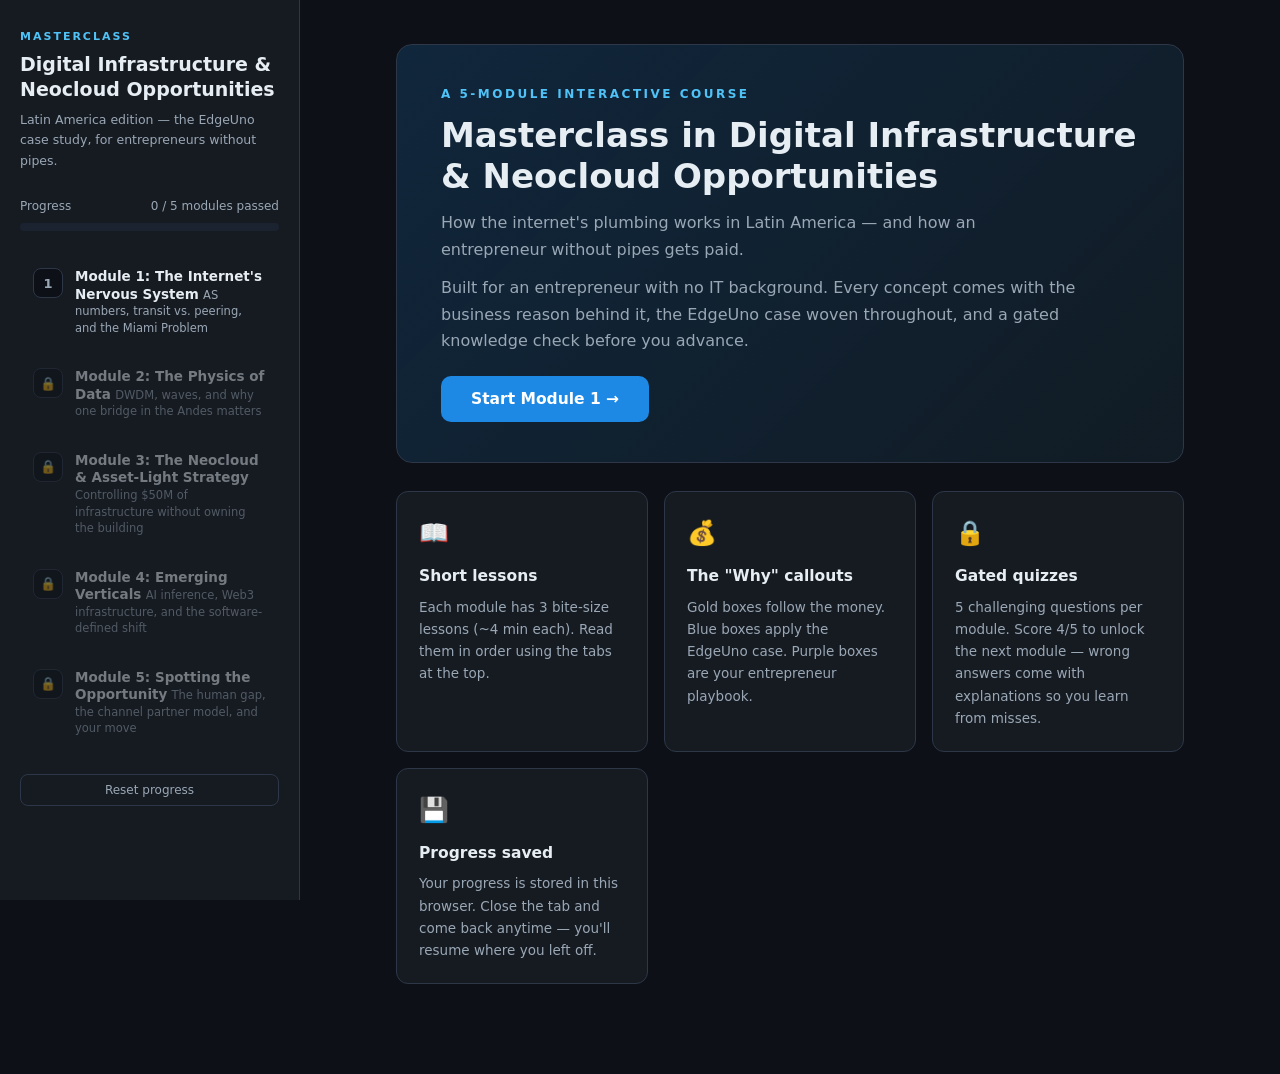
<file: masterclass/index.html>
<!DOCTYPE html>
<html lang="en">
<head>
  <meta charset="UTF-8" />
  <meta name="viewport" content="width=device-width, initial-scale=1.0" />
  <title>Masterclass — Digital Infrastructure & Neocloud Opportunities</title>
  <link rel="stylesheet" href="css/style.css" />
</head>
<body>
  <div class="app">
    <aside class="sidebar">
      <div class="brand">
        <div class="kicker">Masterclass</div>
        <h1>Digital Infrastructure &amp; Neocloud Opportunities</h1>
        <p>Latin America edition — the EdgeUno case study, for entrepreneurs without pipes.</p>
      </div>
      <div class="progress-wrap">
        <div class="progress-label">
          <span>Progress</span>
          <span id="progress-text">0 / 5 modules passed</span>
        </div>
        <div class="progress-bar"><div id="progress-fill" style="width:0%"></div></div>
      </div>
      <nav id="sidebar-nav"></nav>
      <button class="reset" id="reset-btn">Reset progress</button>
    </aside>
    <main class="main" id="main"></main>
  </div>
  <script src="js/content.js"></script>
  <script src="js/app.js"></script>
</body>
</html>
</file>
<file: masterclass/css/style.css>
/* ============================================================
   Masterclass — Digital Infrastructure & Neocloud Opportunities
   ============================================================ */

:root {
  --bg: #0d1117;
  --bg-panel: #161b22;
  --bg-card: #1c2330;
  --border: #2d3748;
  --text: #e6edf3;
  --text-dim: #9aa7b5;
  --accent: #4fc3f7;
  --accent-deep: #1e88e5;
  --gold: #ffd54f;
  --green: #66bb6a;
  --red: #ef5350;
  --purple: #b39ddb;
  --radius: 12px;
  --sidebar-w: 300px;
  --font: "Inter", "Segoe UI", system-ui, -apple-system, sans-serif;
}

* { box-sizing: border-box; margin: 0; padding: 0; }

html { scroll-behavior: smooth; }

body {
  font-family: var(--font);
  background: var(--bg);
  color: var(--text);
  line-height: 1.65;
  min-height: 100vh;
}

/* ---------- Layout ---------- */
.app {
  display: flex;
  min-height: 100vh;
}

/* ---------- Sidebar ---------- */
.sidebar {
  width: var(--sidebar-w);
  min-width: var(--sidebar-w);
  background: var(--bg-panel);
  border-right: 1px solid var(--border);
  padding: 28px 20px;
  position: sticky;
  top: 0;
  height: 100vh;
  overflow-y: auto;
}

.brand {
  margin-bottom: 26px;
}
.brand .kicker {
  font-size: 11px;
  letter-spacing: 2px;
  text-transform: uppercase;
  color: var(--accent);
  font-weight: 700;
}
.brand h1 {
  font-size: 19px;
  line-height: 1.3;
  margin-top: 6px;
  font-weight: 800;
}
.brand p {
  font-size: 12.5px;
  color: var(--text-dim);
  margin-top: 8px;
}

.progress-wrap {
  margin: 18px 0 24px;
}
.progress-label {
  display: flex;
  justify-content: space-between;
  font-size: 12px;
  color: var(--text-dim);
  margin-bottom: 6px;
}
.progress-bar {
  height: 8px;
  background: var(--bg-card);
  border-radius: 99px;
  overflow: hidden;
}
.progress-bar > div {
  height: 100%;
  background: linear-gradient(90deg, var(--accent-deep), var(--accent));
  border-radius: 99px;
  transition: width .5s ease;
}

.nav-module {
  display: flex;
  align-items: flex-start;
  gap: 12px;
  width: 100%;
  text-align: left;
  background: none;
  border: 1px solid transparent;
  border-radius: var(--radius);
  padding: 12px 12px;
  margin-bottom: 6px;
  cursor: pointer;
  color: var(--text);
  font-family: inherit;
  transition: background .15s, border-color .15s;
}
.nav-module:hover:not(.locked) { background: var(--bg-card); }
.nav-module.active {
  background: var(--bg-card);
  border-color: var(--accent-deep);
}
.nav-module.locked {
  opacity: .45;
  cursor: not-allowed;
}
.nav-module .badge {
  min-width: 30px;
  height: 30px;
  border-radius: 8px;
  display: flex;
  align-items: center;
  justify-content: center;
  font-weight: 800;
  font-size: 13px;
  background: var(--bg);
  border: 1px solid var(--border);
  color: var(--text-dim);
}
.nav-module.done .badge {
  background: var(--green);
  border-color: var(--green);
  color: #0d1117;
}
.nav-module.active .badge {
  background: var(--accent-deep);
  border-color: var(--accent-deep);
  color: #fff;
}
.nav-module .meta { flex: 1; }
.nav-module .meta .t { font-size: 13.5px; font-weight: 700; line-height: 1.3; }
.nav-module .meta .s { font-size: 11.5px; color: var(--text-dim); margin-top: 2px; line-height: 1.35; }

.sidebar .reset {
  margin-top: 18px;
  width: 100%;
  background: none;
  border: 1px solid var(--border);
  color: var(--text-dim);
  border-radius: 8px;
  padding: 8px;
  font-size: 12px;
  cursor: pointer;
  font-family: inherit;
}
.sidebar .reset:hover { color: var(--red); border-color: var(--red); }

/* ---------- Main ---------- */
.main {
  flex: 1;
  padding: 44px 56px 90px;
  max-width: 900px;
  margin: 0 auto;
}

.module-header .kicker {
  font-size: 12px;
  letter-spacing: 2.5px;
  text-transform: uppercase;
  color: var(--accent);
  font-weight: 700;
}
.module-header h2 {
  font-size: 32px;
  font-weight: 800;
  margin-top: 6px;
  line-height: 1.2;
}
.module-header .subtitle {
  color: var(--text-dim);
  margin-top: 8px;
  font-size: 16px;
}

/* Lesson tabs */
.lesson-tabs {
  display: flex;
  gap: 8px;
  margin: 28px 0 22px;
  flex-wrap: wrap;
}
.lesson-tabs button {
  background: var(--bg-card);
  border: 1px solid var(--border);
  color: var(--text-dim);
  border-radius: 99px;
  padding: 8px 16px;
  font-size: 13px;
  font-weight: 600;
  cursor: pointer;
  font-family: inherit;
  transition: all .15s;
}
.lesson-tabs button.active {
  background: var(--accent-deep);
  border-color: var(--accent-deep);
  color: #fff;
}
.lesson-tabs button.quiz-tab.active { background: var(--gold); border-color: var(--gold); color: #0d1117; }
.lesson-tabs button.quiz-tab { color: var(--gold); border-color: rgba(255, 213, 79, .4); }

/* Lesson content */
.lesson {
  background: var(--bg-panel);
  border: 1px solid var(--border);
  border-radius: var(--radius);
  padding: 34px 38px;
}
.lesson h3 {
  font-size: 21px;
  font-weight: 800;
  margin-bottom: 18px;
  color: var(--accent);
}
.lesson h4 {
  font-size: 16.5px;
  font-weight: 700;
  margin: 22px 0 8px;
}
.lesson p { margin: 12px 0; font-size: 15.5px; }
.lesson ul { margin: 12px 0 12px 22px; }
.lesson li { margin: 7px 0; font-size: 15.5px; }
.lesson strong { color: #fff; }
.lesson em { color: var(--text); }

.callout {
  border-radius: 10px;
  padding: 15px 18px;
  margin: 18px 0;
  font-size: 14.5px;
  border-left: 4px solid;
}
.callout.why {
  background: rgba(255, 213, 79, .07);
  border-color: var(--gold);
}
.callout.edgeuno {
  background: rgba(79, 195, 247, .07);
  border-color: var(--accent);
}
.callout.playbook {
  background: rgba(179, 157, 219, .08);
  border-color: var(--purple);
}
.callout strong { color: #fff; }

/* Lesson footer nav */
.lesson-nav {
  display: flex;
  justify-content: space-between;
  margin-top: 22px;
  gap: 12px;
}
.btn {
  background: var(--accent-deep);
  color: #fff;
  border: none;
  border-radius: 10px;
  padding: 12px 24px;
  font-size: 14.5px;
  font-weight: 700;
  cursor: pointer;
  font-family: inherit;
  transition: filter .15s, transform .1s;
}
.btn:hover { filter: brightness(1.15); }
.btn:active { transform: scale(.98); }
.btn.ghost {
  background: transparent;
  border: 1px solid var(--border);
  color: var(--text-dim);
}
.btn.gold { background: var(--gold); color: #0d1117; }
.btn:disabled { opacity: .4; cursor: not-allowed; }

/* ---------- Quiz ---------- */
.quiz-intro {
  background: rgba(255, 213, 79, .07);
  border: 1px solid rgba(255, 213, 79, .3);
  border-radius: var(--radius);
  padding: 18px 22px;
  margin-bottom: 24px;
  font-size: 14.5px;
}
.quiz-intro strong { color: var(--gold); }

.qcard {
  background: var(--bg-panel);
  border: 1px solid var(--border);
  border-radius: var(--radius);
  padding: 24px 28px;
  margin-bottom: 18px;
}
.qcard .qnum {
  font-size: 12px;
  font-weight: 800;
  letter-spacing: 1.5px;
  text-transform: uppercase;
  color: var(--accent);
  margin-bottom: 8px;
}
.qcard .qtext {
  font-size: 16px;
  font-weight: 700;
  margin-bottom: 16px;
  line-height: 1.5;
}
.opt {
  display: flex;
  gap: 12px;
  align-items: flex-start;
  width: 100%;
  text-align: left;
  background: var(--bg-card);
  border: 1px solid var(--border);
  border-radius: 10px;
  padding: 13px 16px;
  margin-bottom: 9px;
  cursor: pointer;
  color: var(--text);
  font-family: inherit;
  font-size: 14.5px;
  line-height: 1.5;
  transition: border-color .15s, background .15s;
}
.opt:hover { border-color: var(--accent); }
.opt.selected { border-color: var(--accent); background: rgba(79, 195, 247, .1); }
.opt .letter {
  min-width: 26px;
  height: 26px;
  border-radius: 7px;
  background: var(--bg);
  border: 1px solid var(--border);
  display: flex;
  align-items: center;
  justify-content: center;
  font-weight: 800;
  font-size: 12.5px;
  color: var(--text-dim);
}
.opt.selected .letter { background: var(--accent-deep); border-color: var(--accent-deep); color: #fff; }

/* graded states */
.opt.correct { border-color: var(--green); background: rgba(102, 187, 106, .12); }
.opt.correct .letter { background: var(--green); border-color: var(--green); color: #0d1117; }
.opt.wrong { border-color: var(--red); background: rgba(239, 83, 80, .1); }
.opt.wrong .letter { background: var(--red); border-color: var(--red); color: #fff; }
.opt.disabled { cursor: default; }
.opt.disabled:hover { border-color: var(--border); }
.opt.correct.disabled:hover { border-color: var(--green); }
.opt.wrong.disabled:hover { border-color: var(--red); }

.explain {
  margin-top: 12px;
  padding: 13px 16px;
  border-radius: 10px;
  font-size: 14px;
  border-left: 4px solid var(--accent);
  background: rgba(79, 195, 247, .07);
}
.explain strong { color: var(--accent); }

.quiz-actions { margin-top: 8px; display: flex; gap: 12px; align-items: center; }

.result-banner {
  border-radius: var(--radius);
  padding: 22px 26px;
  margin: 20px 0;
  font-size: 15.5px;
  border: 1px solid;
}
.result-banner.pass { background: rgba(102, 187, 106, .1); border-color: var(--green); }
.result-banner.fail { background: rgba(239, 83, 80, .08); border-color: var(--red); }
.result-banner h3 { font-size: 20px; margin-bottom: 8px; }
.result-banner.pass h3 { color: var(--green); }
.result-banner.fail h3 { color: var(--red); }
.result-banner .btn { margin-top: 14px; }

/* Welcome screen */
.welcome .hero {
  background: linear-gradient(135deg, rgba(30, 136, 229, .18), rgba(79, 195, 247, .06));
  border: 1px solid var(--border);
  border-radius: 16px;
  padding: 40px 44px;
  margin-bottom: 28px;
}
.welcome .hero .kicker {
  font-size: 12px;
  letter-spacing: 2.5px;
  text-transform: uppercase;
  color: var(--accent);
  font-weight: 700;
}
.welcome .hero h2 { font-size: 34px; font-weight: 800; line-height: 1.2; margin: 10px 0 14px; }
.welcome .hero p { color: var(--text-dim); font-size: 16px; max-width: 640px; }
.welcome .hero .btn { margin-top: 22px; font-size: 15.5px; padding: 14px 30px; }

.how-cards {
  display: grid;
  grid-template-columns: repeat(auto-fit, minmax(240px, 1fr));
  gap: 16px;
}
.how-card {
  background: var(--bg-panel);
  border: 1px solid var(--border);
  border-radius: var(--radius);
  padding: 22px;
}
.how-card .ico { font-size: 24px; margin-bottom: 10px; }
.how-card h4 { font-size: 15.5px; margin-bottom: 6px; }
.how-card p { font-size: 13.5px; color: var(--text-dim); }

/* Certificate / completion */
.certificate {
  text-align: center;
  background: linear-gradient(135deg, rgba(255, 213, 79, .1), rgba(30, 136, 229, .08));
  border: 1px solid var(--gold);
  border-radius: 16px;
  padding: 52px 44px;
}
.certificate .ico { font-size: 52px; }
.certificate h2 { font-size: 30px; margin: 14px 0 10px; }
.certificate p { color: var(--text-dim); max-width: 560px; margin: 0 auto 8px; font-size: 15.5px; }

/* Mobile */
@media (max-width: 860px) {
  .app { flex-direction: column; }
  .sidebar {
    width: 100%;
    min-width: 0;
    height: auto;
    position: static;
    border-right: none;
    border-bottom: 1px solid var(--border);
  }
  .main { padding: 28px 20px 70px; }
  .lesson { padding: 24px 20px; }
  .welcome .hero { padding: 28px 24px; }
}
</file>
